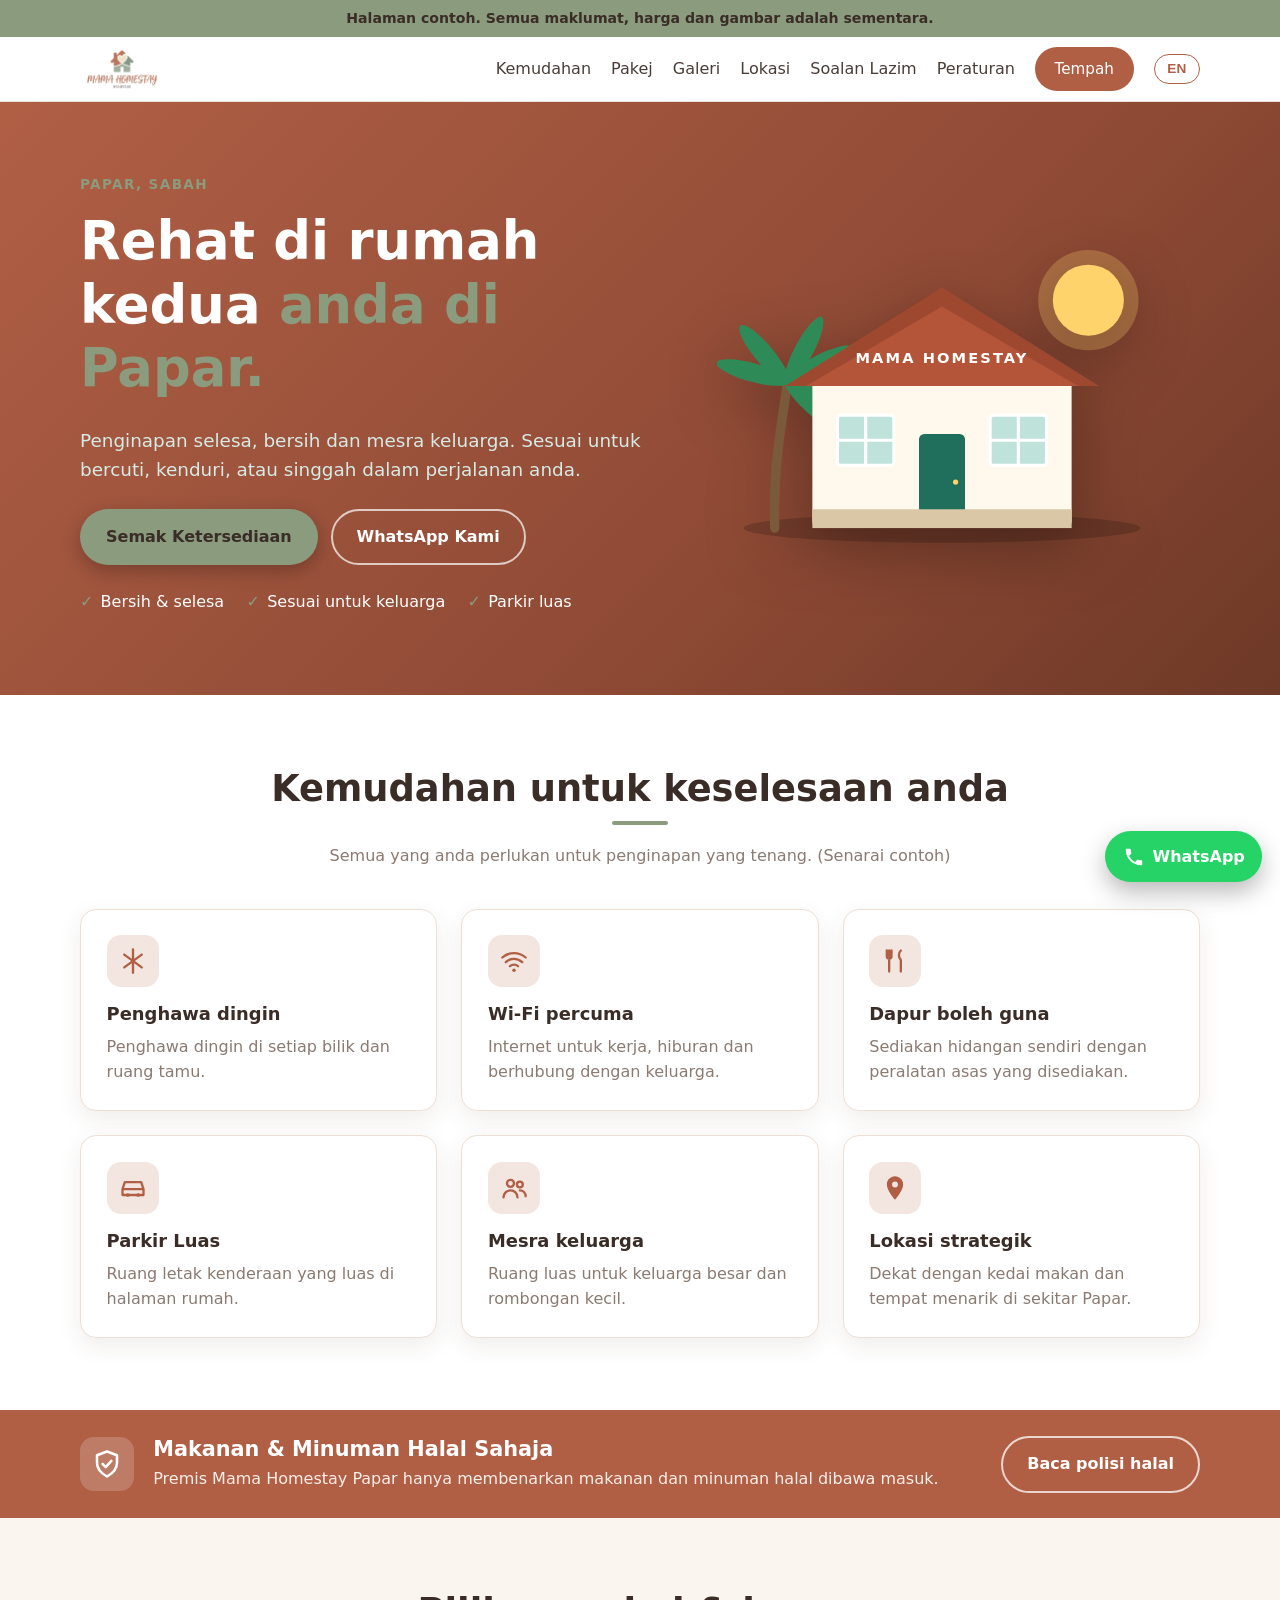
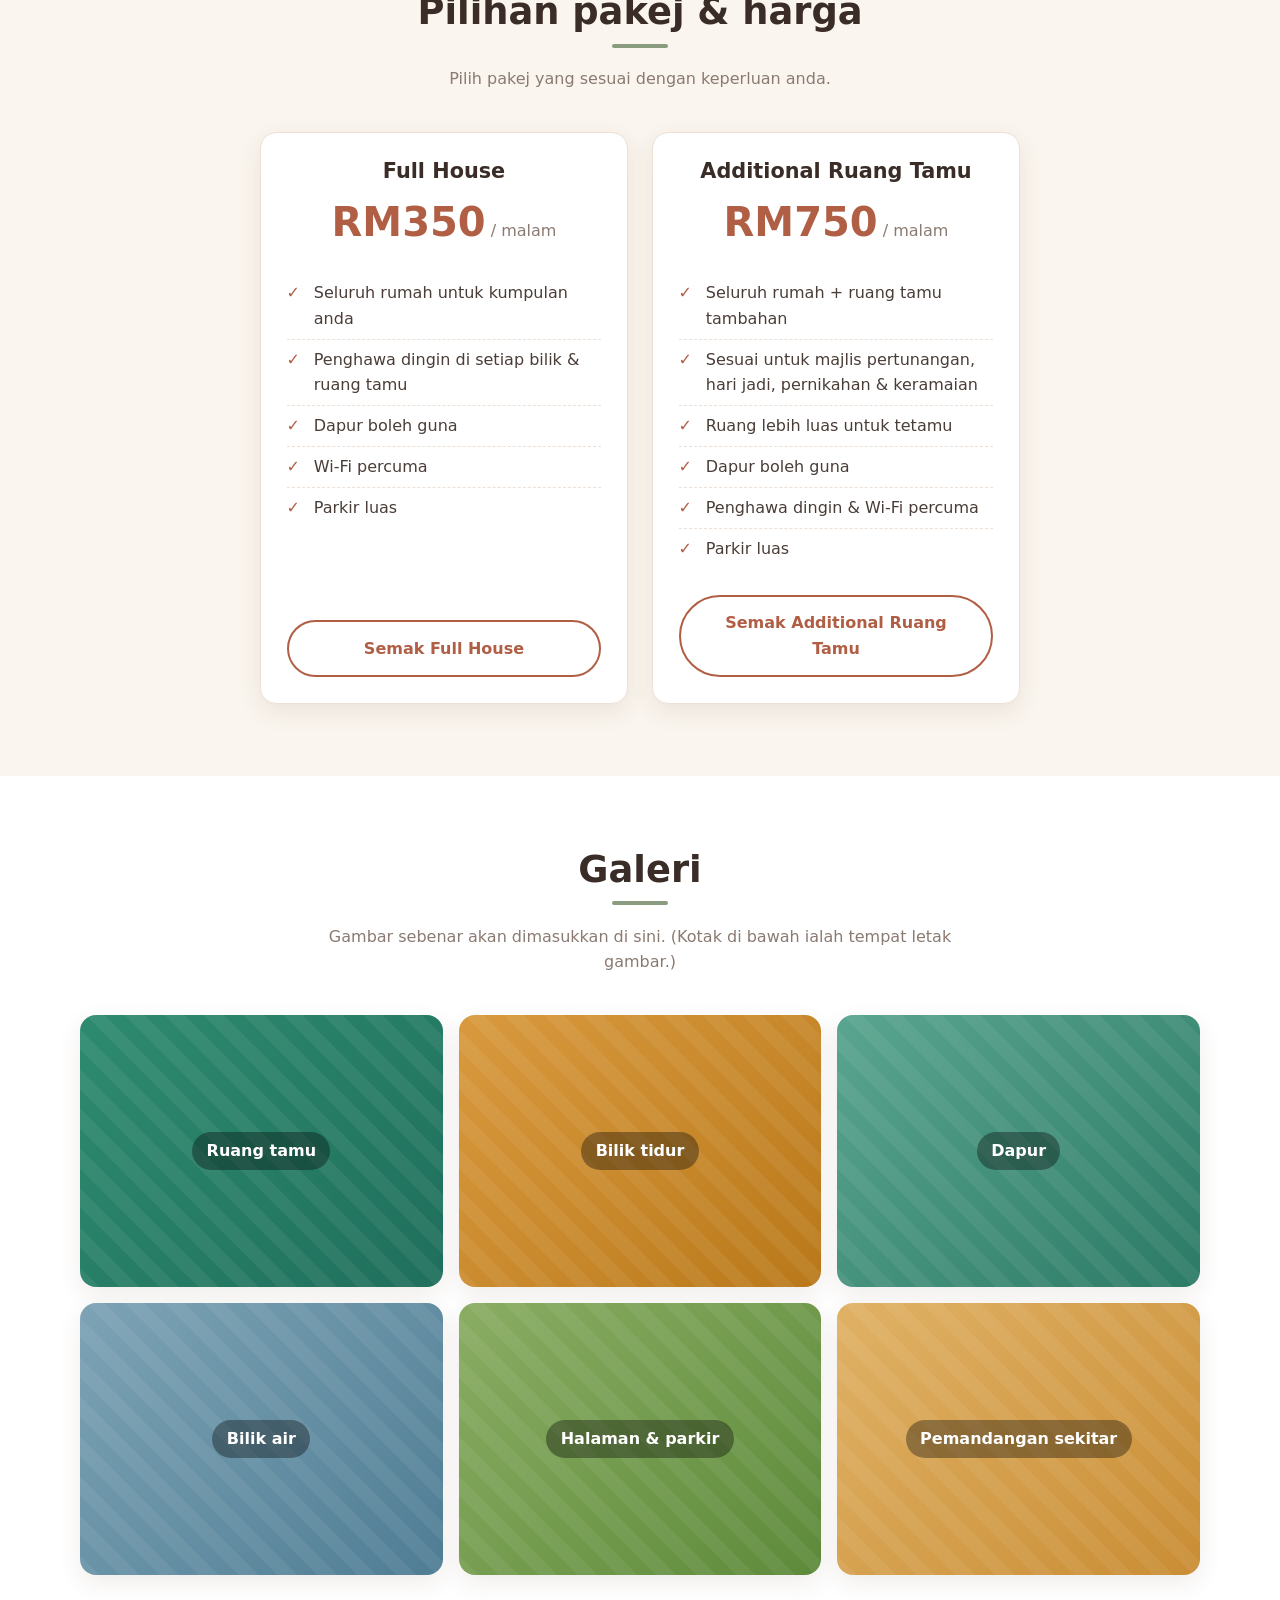
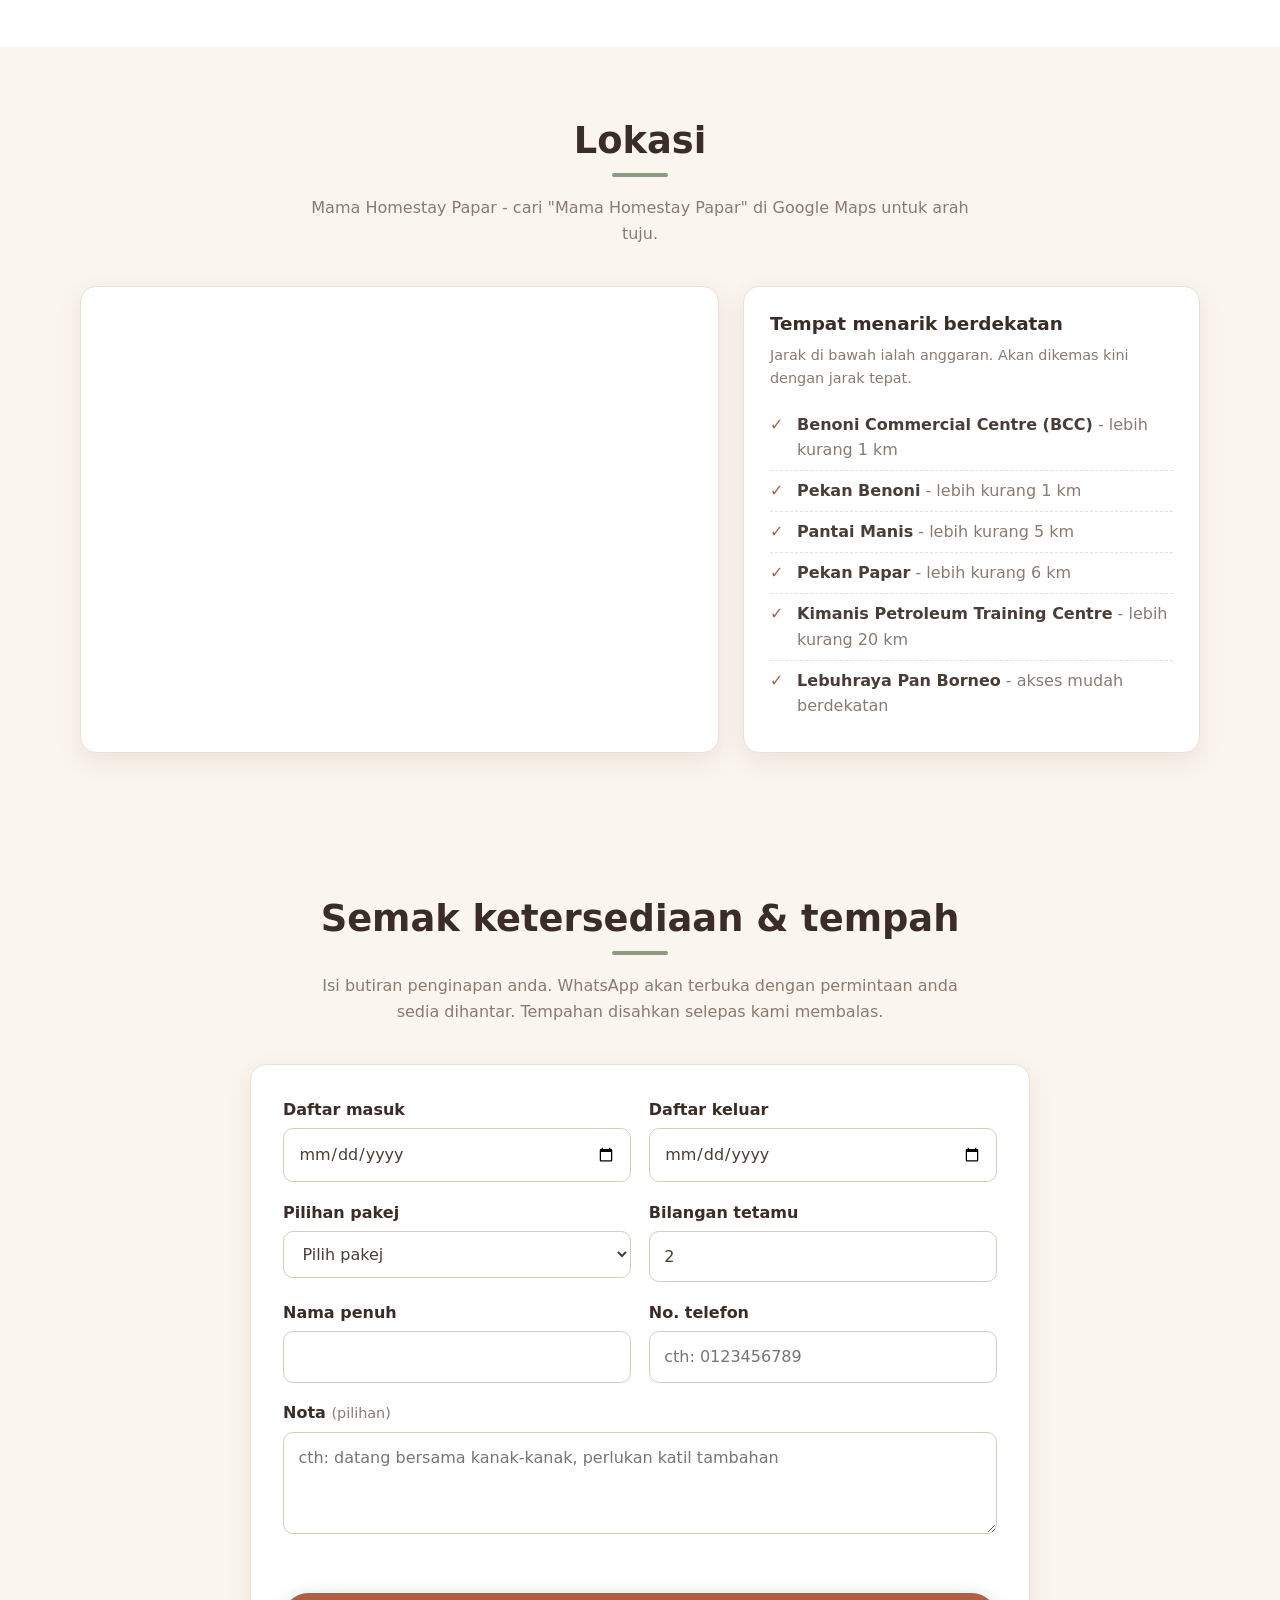
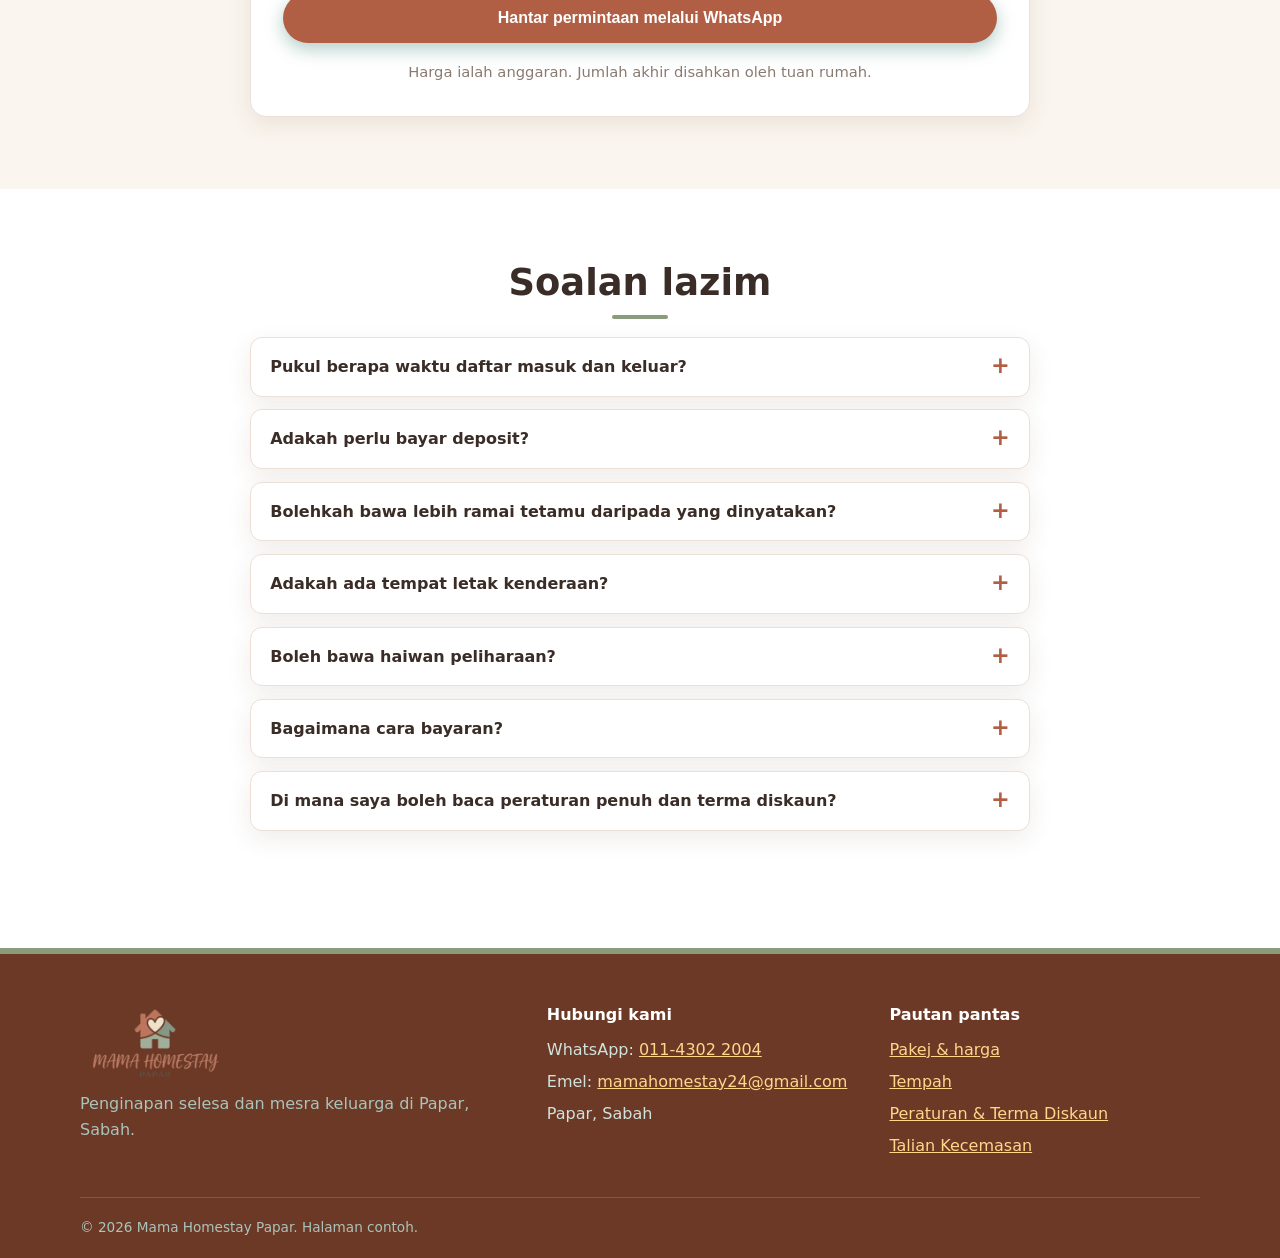
<file: index.html>
﻿<!DOCTYPE html>
<html lang="ms">
<head>
  <meta charset="UTF-8" />
  <meta name="viewport" content="width=device-width, initial-scale=1" />
  <title>Mama Homestay Papar | Penginapan Selesa di Papar, Sabah</title>
  <meta name="description" content="Mama Homestay Papar: penginapan selesa dan mesra keluarga di Papar, Sabah. Semak ketersediaan dan tempah terus melalui WhatsApp." />
  <meta property="og:title" content="Mama Homestay Papar" />
  <meta property="og:description" content="Penginapan selesa dan mesra keluarga di Papar, Sabah. Tempah terus melalui WhatsApp." />
  <meta property="og:type" content="website" />
  <meta name="theme-color" content="#1f6f5c" />
  <link rel="icon" href="assets/logo.png" />
  <link rel="stylesheet" href="styles.css" />
</head>
<body data-page="index">
  <a class="skip-link" href="#main" data-i18n="skip">Terus ke kandungan</a>

  <!-- DUMMY NOTICE: padam blok ini sebelum menyiarkan laman sebenar -->
  <div class="dummy-bar" role="note" data-i18n="dummyBar">Halaman contoh. Semua maklumat, harga dan gambar adalah sementara.</div>

  <!-- Header -->
  <header class="site-header">
    <div class="container header-inner">
      <a class="brand" href="#top" data-i18n-aria="brandAria" aria-label="Mama Homestay Papar - laman utama">
        <img class="brand-logo" src="assets/logo.png" alt="Mama Homestay Papar" width="92" height="50" />
      </a>
      <nav class="nav" aria-label="Menu utama">
        <a href="#highlights" data-i18n="navHighlights">Kemudahan</a>
        <a href="#rooms" data-i18n="navRooms">Pakej</a>
        <a href="#gallery" data-i18n="navGallery">Galeri</a>
        <a href="#location" data-i18n="navLocation">Lokasi</a>
        <a href="#faq" data-i18n="navFaq">Soalan Lazim</a>
        <a href="rules.html" data-i18n="navRules">Peraturan</a>
        <a class="btn btn-small" href="#book" data-i18n="navBook">Tempah</a>
        <button type="button" id="lang-toggle" class="lang-toggle" aria-label="Tukar bahasa">BM / EN</button>
      </nav>
    </div>
  </header>

  <main id="main">
    <!-- Hero -->
    <section class="hero" id="top">
      <div class="container hero-inner">
        <div class="hero-copy">
          <p class="eyebrow" data-i18n="heroEyebrow">Papar, Sabah</p>
          <h1 data-i18n="heroTitle">Rehat di rumah kedua <span class="accent">anda di Papar.</span></h1>
          <p class="lead" data-i18n="heroLead">
            Penginapan selesa, bersih dan mesra keluarga. Sesuai untuk bercuti,
            kenduri, atau singgah dalam perjalanan anda.
          </p>
          <div class="hero-actions">
            <a class="btn btn-primary" href="#book" data-i18n="heroBtnCheck">Semak Ketersediaan</a>
            <a class="btn btn-ghost" href="https://wa.me/601143022004" data-wa data-wa-text-ms="Salam, saya ingin bertanya tentang Mama Homestay Papar." data-wa-text-en="Hi, I would like to ask about Mama Homestay Papar." target="_blank" rel="noopener" data-i18n="heroBtnWa">WhatsApp Kami</a>
          </div>
          <ul class="hero-points" aria-label="Ringkasan">
            <li data-i18n="heroPoint1">Bersih &amp; selesa</li>
            <li data-i18n="heroPoint2">Sesuai untuk keluarga</li>
            <li data-i18n="heroPoint3">Parkir luas</li>
          </ul>
        </div>

        <div class="hero-visual">
          <!-- Ilustrasi sementara. Ganti dengan gambar sebenar homestay anda. -->
          <svg class="house-svg" viewBox="0 0 440 320" role="img" aria-label="Ilustrasi rumah homestay">
            <circle cx="360" cy="70" r="34" fill="#ffd36b" />
            <circle cx="360" cy="70" r="48" fill="#ffd36b" opacity="0.25" />
            <ellipse cx="220" cy="288" rx="190" ry="14" fill="#000" opacity="0.18" />
            <path d="M60 288 C 58 232, 66 192, 72 150" stroke="#7a5a3a" stroke-width="9" fill="none" stroke-linecap="round" />
            <g fill="#2e8b57">
              <ellipse cx="106" cy="148" rx="36" ry="9" transform="rotate(-62 72 148)" />
              <ellipse cx="106" cy="148" rx="36" ry="9" transform="rotate(-28 72 148)" />
              <ellipse cx="106" cy="148" rx="36" ry="9" transform="rotate(8 72 148)" />
              <ellipse cx="106" cy="148" rx="36" ry="9" transform="rotate(42 72 148)" />
              <ellipse cx="106" cy="148" rx="36" ry="9" transform="rotate(-165 72 148)" />
              <ellipse cx="106" cy="148" rx="36" ry="9" transform="rotate(-130 72 148)" />
            </g>
            <rect x="96" y="140" width="248" height="148" rx="6" fill="#fff8ec" />
            <polygon points="70,152 220,58 370,152" fill="#b4553a" />
            <polygon points="70,152 220,58 370,152 350,152 220,76 90,152" fill="#8f3f29" opacity="0.55" />
            <text x="220" y="130" text-anchor="middle" font-family="'Segoe UI',system-ui,sans-serif" font-weight="800" font-size="14" letter-spacing="2" fill="#ffffff">MAMA HOMESTAY</text>
            <rect x="198" y="198" width="44" height="90" rx="5" fill="#1f6f5c" />
            <circle cx="233" cy="244" r="2.5" fill="#ffd36b" />
            <g fill="#bfe3da" stroke="#ffffff" stroke-width="3">
              <rect x="120" y="180" width="54" height="48" rx="3" />
              <rect x="266" y="180" width="54" height="48" rx="3" />
            </g>
            <g stroke="#ffffff" stroke-width="3">
              <path d="M147 180v48M120 204h54" />
              <path d="M293 180v48M266 204h54" />
            </g>
            <rect x="96" y="270" width="248" height="18" fill="#d9c7a6" />
          </svg>
        </div>
      </div>
    </section>

    <!-- Kemudahan -->
    <section class="section" id="highlights">
      <div class="container">
        <h2 class="section-title" data-i18n="highlightsTitle">Kemudahan untuk keselesaan anda</h2>
        <p class="section-sub" data-i18n="highlightsSub">Semua yang anda perlukan untuk penginapan yang tenang. (Senarai contoh)</p>
        <div class="grid grid-3">
          <article class="card feature">
            <span class="icon" aria-hidden="true">
              <svg viewBox="0 0 24 24"><path d="M12 2v20M4.5 6.5l15 11M19.5 6.5l-15 11" fill="none" stroke="currentColor" stroke-width="2" stroke-linecap="round"/></svg>
            </span>
            <h3 data-i18n="feat1Title">Penghawa dingin</h3>
            <p data-i18n="feat1Desc">Penghawa dingin di setiap bilik dan ruang tamu.</p>
          </article>
          <article class="card feature">
            <span class="icon" aria-hidden="true">
              <svg viewBox="0 0 24 24"><path d="M2 9a15 15 0 0 1 20 0M5 13a10 10 0 0 1 14 0M8.5 16.5a5 5 0 0 1 7 0" fill="none" stroke="currentColor" stroke-width="2" stroke-linecap="round"/><circle cx="12" cy="20" r="1.5" fill="currentColor"/></svg>
            </span>
            <h3 data-i18n="feat2Title">Wi-Fi percuma</h3>
            <p data-i18n="feat2Desc">Internet untuk kerja, hiburan dan berhubung dengan keluarga.</p>
          </article>
          <article class="card feature">
            <span class="icon" aria-hidden="true">
              <svg viewBox="0 0 24 24"><path d="M7 3v8M5 3v5a2 2 0 0 0 4 0V3M7 11v10M17 3c-2.2 2-2.2 6 0 8v10" fill="none" stroke="currentColor" stroke-width="2" stroke-linecap="round" stroke-linejoin="round"/></svg>
            </span>
            <h3 data-i18n="feat3Title">Dapur boleh guna</h3>
            <p data-i18n="feat3Desc">Sediakan hidangan sendiri dengan peralatan asas yang disediakan.</p>
          </article>
          <article class="card feature">
            <span class="icon" aria-hidden="true">
              <svg viewBox="0 0 24 24"><path d="M3 13l2-6h14l2 6v5H3zM3 13h18" fill="none" stroke="currentColor" stroke-width="2" stroke-linejoin="round"/><circle cx="7.5" cy="18" r="1.6" fill="currentColor"/><circle cx="16.5" cy="18" r="1.6" fill="currentColor"/></svg>
            </span>
            <h3 data-i18n="feat4Title">Parkir Luas</h3>
            <p data-i18n="feat4Desc">Ruang letak kenderaan yang luas di halaman rumah.</p>
          </article>
          <article class="card feature">
            <span class="icon" aria-hidden="true">
              <svg viewBox="0 0 24 24"><circle cx="9" cy="8" r="3" fill="none" stroke="currentColor" stroke-width="2"/><path d="M3 20c0-3.3 2.7-6 6-6s6 2.7 6 6" fill="none" stroke="currentColor" stroke-width="2" stroke-linecap="round"/><circle cx="17" cy="9" r="2.5" fill="none" stroke="currentColor" stroke-width="2"/><path d="M17 14c2.8 0 5 2.2 5 5" fill="none" stroke="currentColor" stroke-width="2" stroke-linecap="round"/></svg>
            </span>
            <h3 data-i18n="feat5Title">Mesra keluarga</h3>
            <p data-i18n="feat5Desc">Ruang luas untuk keluarga besar dan rombongan kecil.</p>
          </article>
          <article class="card feature">
            <span class="icon" aria-hidden="true">
              <svg viewBox="0 0 24 24"><path fill="currentColor" d="M12 2C8.1 2 5 5.1 5 9c0 5.3 7 13 7 13s7-7.7 7-13c0-3.9-3.1-7-7-7zm0 9.5a2.5 2.5 0 1 1 0-5 2.5 2.5 0 0 1 0 5z"/></svg>
            </span>
            <h3 data-i18n="feat6Title">Lokasi strategik</h3>
            <p data-i18n="feat6Desc">Dekat dengan kedai makan dan tempat menarik di sekitar Papar.</p>
          </article>
        </div>
      </div>
    </section>

    <!-- Notis halal -->
    <section class="halal-strip" id="halal">
      <div class="container halal-strip-inner">
        <span class="halal-icon" aria-hidden="true">
          <svg viewBox="0 0 24 24"><path fill="none" stroke="currentColor" stroke-width="2" stroke-linecap="round" stroke-linejoin="round" d="M12 2 4 5v6c0 5 3.5 8.5 8 11 4.5-2.5 8-6 8-11V5z"/><path fill="none" stroke="currentColor" stroke-width="2" stroke-linecap="round" stroke-linejoin="round" d="m8.5 12 2.5 2.5 4.5-5"/></svg>
        </span>
        <div class="halal-strip-text">
          <h2 data-i18n="halalStripTitle">Makanan &amp; Minuman Halal Sahaja</h2>
          <p data-i18n="halalStripDesc">Premis Mama Homestay Papar hanya membenarkan makanan dan minuman halal dibawa masuk.</p>
        </div>
        <a class="btn btn-outline-light" href="rules.html#halal" data-i18n="halalStripLink">Baca polisi halal</a>
      </div>
    </section>

    <!-- Pakej (dijana oleh script.js dari CONFIG.rooms) -->
    <section class="section section-alt" id="rooms">
      <div class="container">
        <h2 class="section-title" data-i18n="roomsTitle">Pilihan pakej &amp; harga</h2>
        <p class="section-sub" data-i18n="roomsSub">Pilih pakej yang sesuai dengan keperluan anda.</p>
        <div class="grid grid-2" id="room-list">
          <noscript><p data-i18n="roomsNoscript">Sila aktifkan JavaScript untuk melihat senarai pakej, atau hubungi kami melalui WhatsApp.</p></noscript>
        </div>
      </div>
    </section>

    <!-- Galeri (tempat letak gambar) -->
    <section class="section" id="gallery">
      <div class="container">
        <h2 class="section-title" data-i18n="galleryTitle">Galeri</h2>
        <p class="section-sub" data-i18n="gallerySub">Gambar sebenar akan dimasukkan di sini. (Kotak di bawah ialah tempat letak gambar.)</p>
        <div class="gallery">
          <figure class="ph ph-1"><figcaption data-i18n="ph1">Ruang tamu</figcaption></figure>
          <figure class="ph ph-2"><figcaption data-i18n="ph2">Bilik tidur</figcaption></figure>
          <figure class="ph ph-3"><figcaption data-i18n="ph3">Dapur</figcaption></figure>
          <figure class="ph ph-4"><figcaption data-i18n="ph4">Bilik air</figcaption></figure>
          <figure class="ph ph-5"><figcaption data-i18n="ph5">Halaman &amp; parkir</figcaption></figure>
          <figure class="ph ph-6"><figcaption data-i18n="ph6">Pemandangan sekitar</figcaption></figure>
        </div>
      </div>
    </section>

    <!-- Lokasi -->
    <section class="section section-alt" id="location">
      <div class="container">
        <h2 class="section-title" data-i18n="locationTitle">Lokasi</h2>
        <p class="section-sub" data-i18n="locationSub">Mama Homestay Papar - cari "Mama Homestay Papar" di Google Maps untuk arah tuju.</p>
        <div class="location-grid">
          <div class="card map-card">
            <iframe
              title="Peta lokasi Mama Homestay Papar"
              src="https://maps.google.com/maps?q=Mama%20Homestay%20Papar&amp;output=embed"
              loading="lazy"
              referrerpolicy="no-referrer-when-downgrade"
              allowfullscreen></iframe>
          </div>
          <div class="card nearby">
            <h3 data-i18n="nearbyTitle">Tempat menarik berdekatan</h3>
            <p class="muted small" data-i18n="nearbyNote">Jarak di bawah ialah anggaran. Akan dikemas kini dengan jarak tepat.</p>
            <ul class="check-list">
              <li><strong>Benoni Commercial Centre (BCC)</strong><span class="muted" data-i18n="distBcc"> - lebih kurang 1 km</span></li>
              <li><strong data-i18n="pekanBenoni">Pekan Benoni</strong><span class="muted" data-i18n="distBenoni"> - lebih kurang 1 km</span></li>
              <li><strong>Pantai Manis</strong><span class="muted" data-i18n="distManis"> - lebih kurang 5 km</span></li>
              <li><strong data-i18n="pekanPapar">Pekan Papar</strong><span class="muted" data-i18n="distPapar"> - lebih kurang 6 km</span></li>
              <li><strong data-i18n="kimanisName">Kimanis Petroleum Training Centre</strong><span class="muted" data-i18n="distKimanis"> - lebih kurang 20 km</span></li>
              <li><strong data-i18n="panBorneo">Lebuhraya Pan Borneo</strong><span class="muted" data-i18n="distPanBorneo"> - akses mudah berdekatan</span></li>
            </ul>
          </div>
        </div>
      </div>
    </section>

    <!-- Tempahan -->
    <section class="section section-alt" id="book">
      <div class="container narrow">
        <h2 class="section-title" data-i18n="bookTitle">Semak ketersediaan &amp; tempah</h2>
        <p class="section-sub" data-i18n="bookSub">Isi butiran penginapan anda. WhatsApp akan terbuka dengan permintaan anda sedia dihantar. Tempahan disahkan selepas kami membalas.</p>

        <form id="book-form" class="card form" novalidate>
          <div class="field-row">
            <div class="field">
              <label for="checkin" data-i18n="lblCheckin">Daftar masuk</label>
              <input id="checkin" name="checkin" type="date" required />
              <p class="error" id="checkin-error" role="alert"></p>
            </div>
            <div class="field">
              <label for="checkout" data-i18n="lblCheckout">Daftar keluar</label>
              <input id="checkout" name="checkout" type="date" required />
              <p class="error" id="checkout-error" role="alert"></p>
            </div>
          </div>

          <div class="field-row">
            <div class="field">
              <label for="room" data-i18n="lblRoom">Pilihan pakej</label>
              <select id="room" name="room" required></select>
              <p class="error" id="room-error" role="alert"></p>
            </div>
            <div class="field">
              <label for="guests" data-i18n="lblGuests">Bilangan tetamu</label>
              <input id="guests" name="guests" type="number" min="1" max="30" value="2" inputmode="numeric" required />
              <p class="error" id="guests-error" role="alert"></p>
            </div>
          </div>

          <div class="field-row">
            <div class="field">
              <label for="name" data-i18n="lblName">Nama penuh</label>
              <input id="name" name="name" type="text" autocomplete="name" required maxlength="100" />
              <p class="error" id="name-error" role="alert"></p>
            </div>
            <div class="field">
              <label for="phone" data-i18n="lblPhone">No. telefon</label>
              <input id="phone" name="phone" type="tel" inputmode="tel" autocomplete="tel" data-i18n-placeholder="phonePlaceholder" placeholder="cth: 0123456789" required maxlength="20" />
              <p class="error" id="phone-error" role="alert"></p>
            </div>
          </div>

          <div class="field">
            <label for="notes" data-i18n="lblNotes">Nota <span class="optional">(pilihan)</span></label>
            <textarea id="notes" name="notes" rows="3" maxlength="300" data-i18n-placeholder="notesPlaceholder" placeholder="cth: datang bersama kanak-kanak, perlukan katil tambahan"></textarea>
          </div>

          <p class="estimate" id="estimate" aria-live="polite"></p>

          <button class="btn btn-primary btn-block" type="submit" data-i18n="bookSubmit">Hantar permintaan melalui WhatsApp</button>
          <p class="form-hint" data-i18n="bookHint">Harga ialah anggaran. Jumlah akhir disahkan oleh tuan rumah.</p>
        </form>
      </div>
    </section>

    <!-- Soalan lazim -->
    <section class="section" id="faq">
      <div class="container narrow">
        <h2 class="section-title" data-i18n="faqTitle">Soalan lazim</h2>
        <div class="faq">
          <details>
            <summary data-i18n="faqQ1">Pukul berapa waktu daftar masuk dan keluar?</summary>
            <p data-i18n="faqA1">Daftar masuk dari 2:00 petang dan daftar keluar sebelum 12:00 tengah hari. (Waktu contoh, akan dikemas kini.)</p>
          </details>
          <details>
            <summary data-i18n="faqQ2">Adakah perlu bayar deposit?</summary>
            <p data-i18n="faqA2">Deposit tempahan mungkin diperlukan untuk mengesahkan tarikh anda. Butiran akan dimaklumkan melalui WhatsApp. (Contoh)</p>
          </details>
          <details>
            <summary data-i18n="faqQ3">Bolehkah bawa lebih ramai tetamu daripada yang dinyatakan?</summary>
            <p data-i18n="faqA3">Sila maklumkan bilangan tetamu sebenar semasa menempah. Caj tambahan mungkin dikenakan. (Contoh)</p>
          </details>
          <details>
            <summary data-i18n="faqQ4">Adakah ada tempat letak kenderaan?</summary>
            <p data-i18n="faqA4">Ada. Ruang parkir yang luas disediakan di halaman rumah.</p>
          </details>
          <details>
            <summary data-i18n="faqQ5">Boleh bawa haiwan peliharaan?</summary>
            <p data-i18n="faqA5">Sila tanya terlebih dahulu melalui WhatsApp. (Contoh, dasar sebenar akan dikemas kini.)</p>
          </details>
          <details>
            <summary data-i18n="faqQ6">Bagaimana cara bayaran?</summary>
            <p data-i18n="faqA6">Selepas tarikh disahkan, kami akan kongsi butiran bayaran melalui WhatsApp.</p>
          </details>
          <details>
            <summary data-i18n="faqQ7">Di mana saya boleh baca peraturan penuh dan terma diskaun?</summary>
            <p data-i18n="faqA7">Sila lihat halaman <a href="rules.html">Peraturan &amp; Terma</a> untuk senarai penuh.</p>
          </details>
        </div>
      </div>
    </section>
  </main>

  <!-- Footer -->
  <footer class="site-footer">
    <div class="container footer-inner">
      <div>
        <img class="footer-logo" src="assets/logo.png" alt="Mama Homestay Papar" width="150" height="82" />
        <p class="muted" data-i18n="footerTagline">Penginapan selesa dan mesra keluarga di Papar, Sabah.</p>
      </div>
      <div>
        <p class="footer-title" data-i18n="footerContact">Hubungi kami</p>
        <ul class="plain">
          <li><span data-i18n="footerWaLabel">WhatsApp</span>: <a id="footer-wa" href="https://wa.me/601143022004" data-wa target="_blank" rel="noopener">011-4302 2004</a></li>
          <li><span data-i18n="footerEmailLabel">Emel</span>: <a id="footer-email" href="mailto:mamahomestay24@gmail.com">mamahomestay24@gmail.com</a></li>
          <li>Papar, Sabah</li>
        </ul>
      </div>
      <div>
        <p class="footer-title" data-i18n="footerLinks">Pautan pantas</p>
        <ul class="plain">
          <li><a href="#rooms" data-i18n="footerLinkRooms">Pakej &amp; harga</a></li>
          <li><a href="#book" data-i18n="footerLinkBook">Tempah</a></li>
          <li><a href="rules.html" data-i18n="footerLinkRules">Peraturan &amp; Terma</a></li>
          <li><a href="rules.html#emergency" data-i18n="footerLinkEmergency">Talian Kecemasan</a></li>
        </ul>
      </div>
    </div>
    <div class="container">
      <p class="copyright">&copy; <span id="year">2026</span> Mama Homestay Papar. <span data-i18n="footerDummy">Halaman contoh.</span></p>
    </div>
  </footer>

  <!-- Butang WhatsApp terapung -->
  <a class="fab" href="https://wa.me/601143022004" data-wa data-wa-text-ms="Salam, saya ingin bertanya tentang Mama Homestay Papar." data-wa-text-en="Hi, I would like to ask about Mama Homestay Papar." target="_blank" rel="noopener" data-i18n-aria="fabAria" aria-label="Hubungi kami melalui WhatsApp">
    <svg viewBox="0 0 24 24" aria-hidden="true"><path fill="currentColor" d="M6.62 10.79c1.44 2.83 3.76 5.14 6.59 6.59l2.2-2.2c.27-.27.67-.36 1.02-.24 1.12.37 2.33.57 3.57.57.55 0 1 .45 1 1V20c0 .55-.45 1-1 1-9.39 0-17-7.61-17-17 0-.55.45-1 1-1h3.5c.55 0 1 .45 1 1 0 1.25.2 2.45.57 3.57.11.35.03.74-.25 1.02z"/></svg>
    <span>WhatsApp</span>
  </a>

  <script src="i18n.js"></script>
  <script src="script.js"></script>
</body>
</html>
</file>
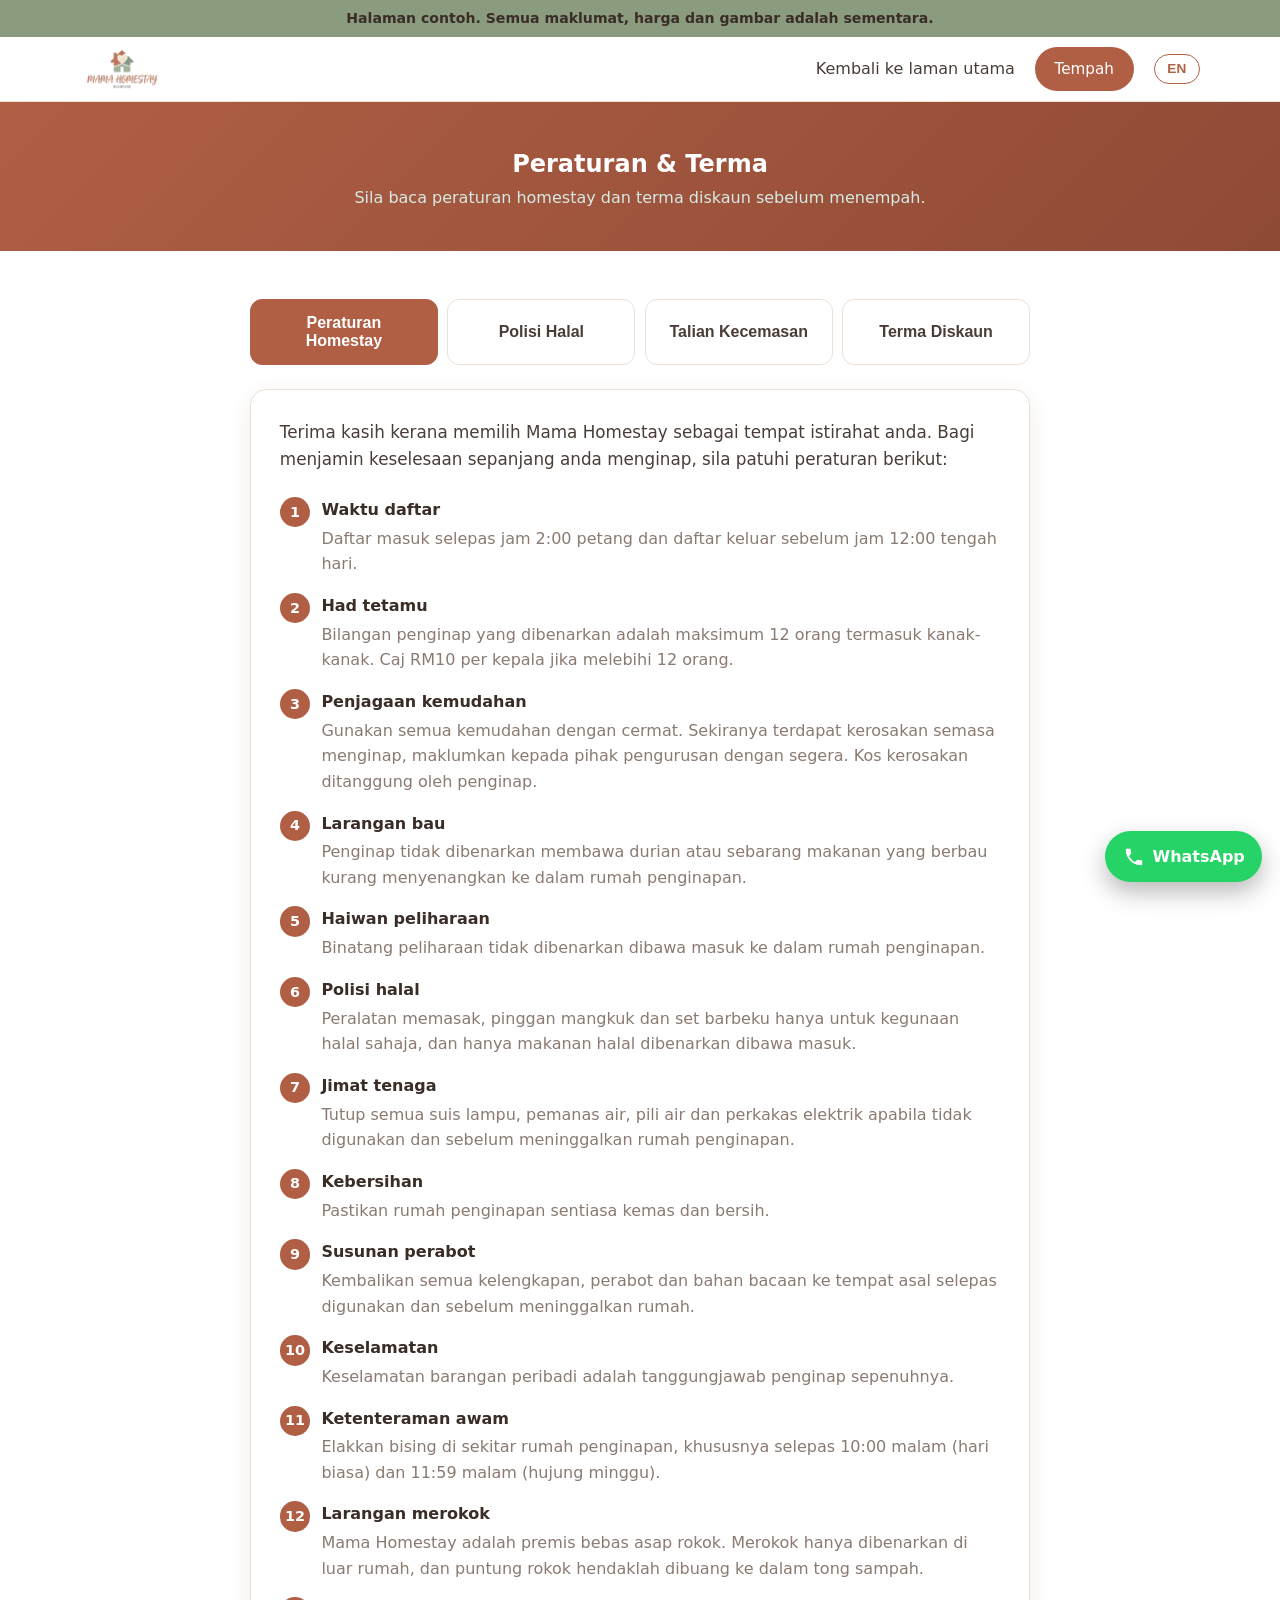
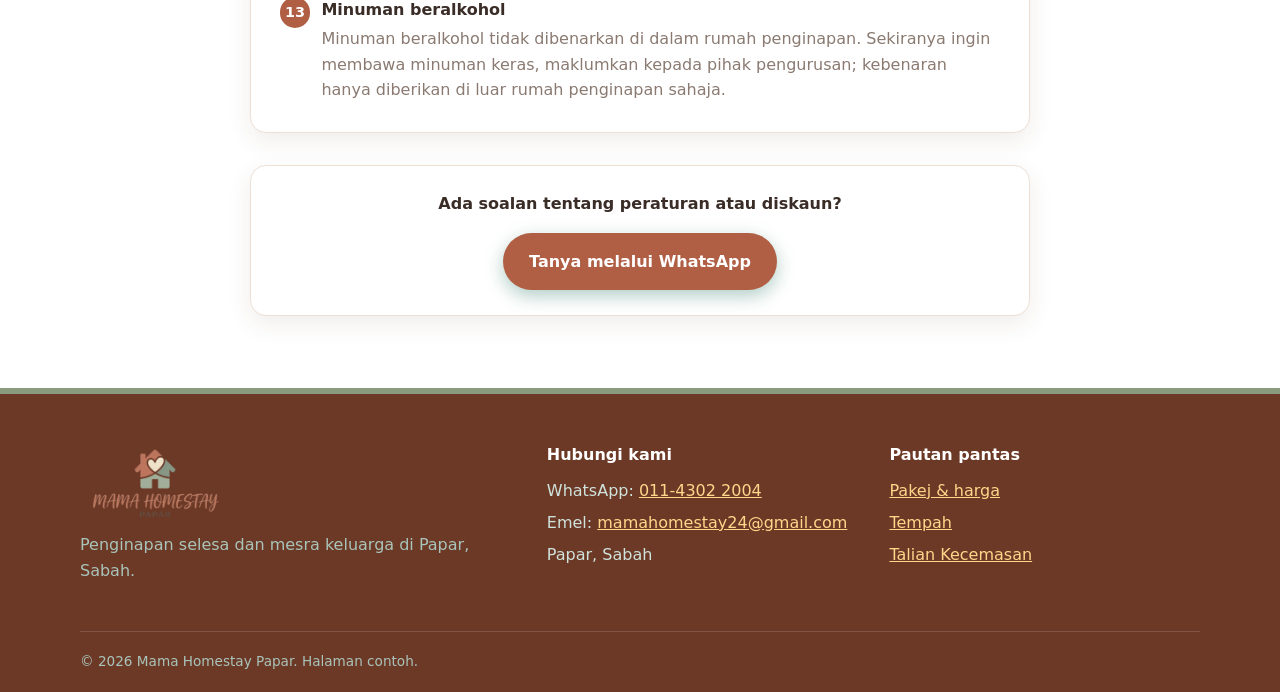
<file: rules.html>
﻿<!DOCTYPE html>
<html lang="ms">
<head>
  <meta charset="UTF-8" />
  <meta name="viewport" content="width=device-width, initial-scale=1" />
  <title>Peraturan &amp; Terma | Mama Homestay Papar</title>
  <meta name="description" content="Peraturan homestay dan terma diskaun Mama Homestay Papar, Sabah." />
  <meta name="theme-color" content="#1f6f5c" />
  <link rel="icon" href="assets/logo.png" />
  <link rel="stylesheet" href="styles.css" />
</head>
<body data-page="rules">
  <a class="skip-link" href="#main" data-i18n="skip">Terus ke kandungan</a>

  <!-- DUMMY NOTICE: padam blok ini sebelum menyiarkan laman sebenar -->
  <div class="dummy-bar" role="note" data-i18n="dummyBar">Halaman contoh. Semua maklumat, harga dan gambar adalah sementara.</div>

  <header class="site-header">
    <div class="container header-inner">
      <a class="brand" href="index.html" data-i18n-aria="brandAria" aria-label="Mama Homestay Papar - laman utama">
        <img class="brand-logo" src="assets/logo.png" alt="Mama Homestay Papar" width="92" height="50" />
      </a>
      <nav class="nav" aria-label="Menu utama">
        <a href="index.html" data-i18n="rulesBack">Kembali ke laman utama</a>
        <a class="btn btn-small" href="index.html#book" data-i18n="navBook">Tempah</a>
        <button type="button" id="lang-toggle" class="lang-toggle" aria-label="Tukar bahasa">EN</button>
      </nav>
    </div>
  </header>

  <main id="main">
    <section class="page-head">
      <div class="container narrow">
        <h1 data-i18n="rulesPageTitle">Peraturan &amp; Terma</h1>
        <p data-i18n="rulesPageSub">Sila baca peraturan homestay dan terma diskaun sebelum menempah.</p>
      </div>
    </section>

    <section class="section rules-section">
      <div class="container narrow">
        <div class="tabs" role="tablist" data-i18n-aria="tabsAria" aria-label="Pilih bahagian">
          <button type="button" role="tab" id="tab-rules" class="tab is-active" aria-selected="true" aria-controls="panel-rules" data-i18n="tabRules">Peraturan Homestay</button>
          <button type="button" role="tab" id="tab-halal" class="tab" aria-selected="false" aria-controls="panel-halal" tabindex="-1" data-i18n="tabHalal">Polisi Halal</button>
          <button type="button" role="tab" id="tab-emergency" class="tab" aria-selected="false" aria-controls="panel-emergency" tabindex="-1" data-i18n="tabEmergency">Talian Kecemasan</button>
          <button type="button" role="tab" id="tab-discount" class="tab" aria-selected="false" aria-controls="panel-discount" tabindex="-1" data-i18n="tabDiscount">Terma Diskaun</button>
        </div>

        <!-- Panel 1: Peraturan -->
        <div class="tab-panel card" id="panel-rules" role="tabpanel" aria-labelledby="tab-rules">
          <p class="panel-intro" data-i18n="rulesIntro">Peraturan ini bertujuan untuk keselesaan dan keselamatan semua tetamu. Dengan menempah, anda bersetuju untuk mematuhinya.</p>
          <ol class="rule-list" data-i18n-list="rulesList"></ol>
        </div>

        <!-- Panel: Polisi Halal -->
        <div class="tab-panel card" id="panel-halal" role="tabpanel" aria-labelledby="tab-halal" hidden>
          <div class="halal-head">
            <span class="halal-badge" aria-hidden="true">
              <svg viewBox="0 0 24 24"><path fill="none" stroke="currentColor" stroke-width="2" stroke-linecap="round" stroke-linejoin="round" d="M12 2 4 5v6c0 5 3.5 8.5 8 11 4.5-2.5 8-6 8-11V5z"/><path fill="none" stroke="currentColor" stroke-width="2" stroke-linecap="round" stroke-linejoin="round" d="m8.5 12 2.5 2.5 4.5-5"/></svg>
            </span>
            <div>
              <h2 class="halal-title" data-i18n="halalHeading">Makanan &amp; Minuman Halal Sahaja</h2>
              <p class="halal-sub" data-i18n="halalLead">Premis Mama Homestay Papar hanya membenarkan makanan dan minuman halal.</p>
            </div>
          </div>
          <p class="halal-warn" data-i18n="halalWarn">Tindakan tegas akan diambil jika membawa masuk makanan dan minuman bukan halal.</p>
          <ul class="check-list" data-i18n-list="halalList"></ul>
        </div>

        <!-- Panel: Talian Kecemasan -->
        <div class="tab-panel card" id="panel-emergency" role="tabpanel" aria-labelledby="tab-emergency" hidden>
          <p class="panel-intro" data-i18n="emergencyIntro">Tekan mana-mana nombor di bawah untuk terus menghubunginya.</p>

          <h3 class="emergency-group" data-i18n="emergencyOwnerTitle">Pemilik Homestay</h3>
          <ul class="contact-list">
            <li><a href="tel:+601143022004"><span class="c-name" data-i18n="ownerName">Syaiful</span><span class="c-num">011-4302 2004</span></a></li>
            <li><a href="tel:+60198408005"><span class="c-name" data-i18n="ownerName2">Nina</span><span class="c-num">019-840 8005</span></a></li>
            <li><a href="tel:+601123007011"><span class="c-name" data-i18n="ownerName3">Emergency</span><span class="c-num">011-2300 7011</span></a></li>
          </ul>

          <h3 class="emergency-group" data-i18n="emergencyServicesTitle">Perkhidmatan Kecemasan (Papar)</h3>
          <ul class="contact-list">
            <li><a href="tel:+60887512100"><span class="c-name" data-i18n="svcPolice">Balai Polis Papar</span><span class="c-num">088-751210</span></a></li>
            <li><a href="tel:+60889133330"><span class="c-name" data-i18n="svcHospital">Hospital Papar</span><span class="c-num">088-913333</span></a></li>
            <li><a href="tel:+60889135210"><span class="c-name" data-i18n="svcFire">Balai Bomba Papar</span><span class="c-num">088-913521</span></a></li>
            <li><a href="tel:999"><span class="c-name" data-i18n="svc999">Talian Kecemasan Kebangsaan</span><span class="c-num">999</span></a></li>
          </ul>
        </div>

        <!-- Panel: Terma diskaun -->
        <div class="tab-panel card" id="panel-discount" role="tabpanel" aria-labelledby="tab-discount" hidden>
          <p class="panel-intro" data-i18n="discountIntro">Diskaun (jika ditawarkan) tertakluk kepada terma berikut.</p>
          <p class="notice-sample" data-i18n="discountNote">Peratusan dan syarat diskaun sebenar akan dimasukkan selepas disahkan oleh tuan rumah. Kandungan di bawah ialah contoh.</p>
          <ol class="rule-list" data-i18n-list="discountList"></ol>
        </div>

        <div class="rules-cta card">
          <p data-i18n="rulesCtaText">Ada soalan tentang peraturan atau diskaun?</p>
          <a class="btn btn-primary" href="https://wa.me/601143022004" data-wa data-wa-text-ms="Salam, saya ada soalan tentang peraturan dan diskaun di Mama Homestay Papar." data-wa-text-en="Hi, I have a question about the rules and discounts at Mama Homestay Papar." target="_blank" rel="noopener" data-i18n="rulesCtaBtn">Tanya melalui WhatsApp</a>
        </div>
      </div>
    </section>
  </main>

  <footer class="site-footer">
    <div class="container footer-inner">
      <div>
        <img class="footer-logo" src="assets/logo.png" alt="Mama Homestay Papar" width="150" height="82" />
        <p class="muted" data-i18n="footerTagline">Penginapan selesa dan mesra keluarga di Papar, Sabah.</p>
      </div>
      <div>
        <p class="footer-title" data-i18n="footerContact">Hubungi kami</p>
        <ul class="plain">
          <li><span data-i18n="footerWaLabel">WhatsApp</span>: <a id="footer-wa" href="https://wa.me/601143022004" data-wa target="_blank" rel="noopener">011-4302 2004</a></li>
          <li><span data-i18n="footerEmailLabel">Emel</span>: <a id="footer-email" href="mailto:mamahomestay24@gmail.com">mamahomestay24@gmail.com</a></li>
          <li>Papar, Sabah</li>
        </ul>
      </div>
      <div>
        <p class="footer-title" data-i18n="footerLinks">Pautan pantas</p>
        <ul class="plain">
          <li><a href="index.html#rooms" data-i18n="footerLinkRooms">Pakej &amp; harga</a></li>
          <li><a href="index.html#book" data-i18n="footerLinkBook">Tempah</a></li>
          <li><a href="#emergency" data-i18n="footerLinkEmergency">Talian Kecemasan</a></li>
        </ul>
      </div>
    </div>
    <div class="container">
      <p class="copyright">&copy; <span id="year">2026</span> Mama Homestay Papar. <span data-i18n="footerDummy">Halaman contoh.</span></p>
    </div>
  </footer>

  <a class="fab" href="https://wa.me/601143022004" data-wa data-wa-text-ms="Salam, saya ingin bertanya tentang Mama Homestay Papar." data-wa-text-en="Hi, I would like to ask about Mama Homestay Papar." target="_blank" rel="noopener" data-i18n-aria="fabAria" aria-label="Hubungi kami melalui WhatsApp">
    <svg viewBox="0 0 24 24" aria-hidden="true"><path fill="currentColor" d="M6.62 10.79c1.44 2.83 3.76 5.14 6.59 6.59l2.2-2.2c.27-.27.67-.36 1.02-.24 1.12.37 2.33.57 3.57.57.55 0 1 .45 1 1V20c0 .55-.45 1-1 1-9.39 0-17-7.61-17-17 0-.55.45-1 1-1h3.5c.55 0 1 .45 1 1 0 1.25.2 2.45.57 3.57.11.35.03.74-.25 1.02z"/></svg>
    <span>WhatsApp</span>
  </a>

  <script src="i18n.js"></script>
  <script src="script.js"></script>
  <script>
    /* Tab: Peraturan / Halal / Kecemasan / Diskaun. Menyokong papan kekunci dan hash dalam URL. */
    (function () {
      var tabs = Array.prototype.slice.call(document.querySelectorAll('[role="tab"]'));
      // Setiap tab mengawal panel melalui atribut aria-controls.
      var hashFor = { "tab-rules": "#rules", "tab-halal": "#halal", "tab-emergency": "#emergency", "tab-discount": "#discount" };
      var byHash = { "#rules": "tab-rules", "#halal": "tab-halal", "#emergency": "tab-emergency", "#discount": "tab-discount" };

      function select(tab, focus) {
        tabs.forEach(function (t) {
          var on = t === tab;
          t.classList.toggle("is-active", on);
          t.setAttribute("aria-selected", on ? "true" : "false");
          t.tabIndex = on ? 0 : -1;
          document.getElementById(t.getAttribute("aria-controls")).hidden = !on;
        });
        if (focus) tab.focus();
        history.replaceState(null, "", hashFor[tab.id] || "#rules");
      }

      tabs.forEach(function (tab, i) {
        tab.addEventListener("click", function () { select(tab, false); });
        tab.addEventListener("keydown", function (e) {
          var next = null;
          if (e.key === "ArrowRight") next = tabs[(i + 1) % tabs.length];
          if (e.key === "ArrowLeft") next = tabs[(i - 1 + tabs.length) % tabs.length];
          if (e.key === "Home") next = tabs[0];
          if (e.key === "End") next = tabs[tabs.length - 1];
          if (next) { e.preventDefault(); select(next, true); }
        });
      });

      var start = byHash[location.hash];
      if (start) select(document.getElementById(start), false);
    })();
  </script>
</body>
</html>
</file>
<file: styles.css>
/* Mama Homestay Papar - styles
   Palette taken from the official logo: terracotta, sage green and cream. */
:root {
  --brand: #b05f45;        /* terracotta (logo) */
  --brand-dark: #8f4a35;
  --brand-deep: #6d3927;
  --brand-soft: #f3e6e0;   /* light terracotta tint for icons */
  --accent: #8a9b7e;       /* sage green (logo) */
  --accent-dark: #6f8162;
  --cream: #faf5ee;
  --ink: #3a2c26;
  --text: #4a3d37;
  --muted: #8a7a71;
  --border: #ece0d6;
  --bg: #ffffff;
  --radius: 16px;
  --shadow: 0 8px 24px rgba(90, 50, 35, 0.09);
  --shadow-lg: 0 16px 40px rgba(90, 50, 35, 0.2);
}

*, *::before, *::after { box-sizing: border-box; }
html { scroll-behavior: smooth; scroll-padding-top: 96px; }

body {
  margin: 0;
  font-family: system-ui, -apple-system, "Segoe UI", Roboto, Helvetica, Arial, sans-serif;
  color: var(--text);
  background: var(--bg);
  line-height: 1.6;
  -webkit-font-smoothing: antialiased;
}

img, svg, iframe { max-width: 100%; }
a { color: var(--brand); }
h1, h2, h3 { line-height: 1.2; margin: 0 0 0.5em; color: var(--ink); }
p { margin: 0 0 1em; }

.container { width: min(1120px, 100% - 2rem); margin-inline: auto; }
.narrow { width: min(780px, 100% - 2rem); }
.muted { color: var(--muted); }
.small { font-size: 0.9rem; }
.plain { list-style: none; margin: 0; padding: 0; }
.plain li { margin-bottom: 0.4em; }

.skip-link { position: absolute; left: -999px; top: 0; background: var(--ink); color: #fff; padding: 0.6rem 1rem; z-index: 100; }
.skip-link:focus { left: 0; }
:focus-visible { outline: 3px solid var(--accent-dark); outline-offset: 2px; }
.hero :focus-visible, .site-footer :focus-visible { outline-color: #fff; }

/* Dummy notice bar (remove with the matching block in index.html) */
.dummy-bar { background: var(--accent); color: var(--ink); text-align: center; font-size: 0.88rem; font-weight: 600; padding: 0.45rem 1rem; }

/* Header */
.site-header { position: sticky; top: 0; z-index: 50; background: rgba(255, 255, 255, 0.95); backdrop-filter: blur(8px); border-bottom: 1px solid var(--border); }
.header-inner { display: flex; align-items: center; justify-content: space-between; min-height: 64px; gap: 1rem; }
.brand { display: inline-flex; align-items: center; gap: 0.6rem; font-weight: 800; font-size: 1.15rem; color: var(--ink); text-decoration: none; }
.brand-logo { display: block; height: 46px; width: auto; }
.brand-text { line-height: 1; }
.brand-text small { font-weight: 600; color: var(--brand); font-size: 0.95em; }
.nav { display: flex; align-items: center; gap: 1.25rem; }
.nav a { text-decoration: none; color: var(--text); font-weight: 500; }
.nav a:hover { color: var(--brand); }
.nav a.btn { color: #fff; }
.lang-toggle {
  border: 1.5px solid var(--brand); background: #fff; color: var(--brand);
  font-weight: 700; font-size: 0.85rem; padding: 0.4rem 0.8rem; border-radius: 999px; cursor: pointer;
}
.lang-toggle:hover { background: var(--brand); color: #fff; }

/* Buttons */
.btn {
  display: inline-block; padding: 0.85rem 1.5rem; border-radius: 999px; font-weight: 700;
  text-decoration: none; text-align: center; border: 2px solid transparent; cursor: pointer; font-size: 1rem;
  transition: transform 0.15s ease, box-shadow 0.15s ease, background 0.15s ease, color 0.15s ease;
}
.btn:hover { transform: translateY(-2px); }
.btn-primary { background: var(--brand); color: #fff; box-shadow: 0 6px 18px rgba(31, 111, 92, 0.35); }
.btn-primary:hover { background: var(--brand-dark); }
.btn-ghost { background: transparent; color: #fff; border-color: rgba(255, 255, 255, 0.7); }
.btn-ghost:hover { background: rgba(255, 255, 255, 0.14); }
.btn-small { padding: 0.5rem 1.1rem; background: var(--brand); color: #fff; font-size: 0.95rem; }
.btn-small:hover { background: var(--brand-dark); }
.btn-block { width: 100%; }
.btn-outline { background: #fff; color: var(--brand); border-color: var(--brand); }
.btn-outline:hover { background: var(--brand); color: #fff; }
.hero .btn-primary { background: var(--accent); color: var(--ink); box-shadow: 0 6px 18px rgba(0, 0, 0, 0.25); }
.hero .btn-primary:hover { background: #f2b658; }

/* Hero */
.hero { background: linear-gradient(135deg, var(--brand) 0%, var(--brand-dark) 62%, var(--brand-deep) 100%); color: #fff; overflow: hidden; }
.hero-inner { display: grid; grid-template-columns: 1.05fr 0.95fr; gap: 2rem; align-items: center; padding: 4.5rem 0 5rem; }
.eyebrow { color: var(--accent); font-weight: 700; letter-spacing: 0.1em; text-transform: uppercase; font-size: 0.85rem; }
.hero h1 { color: #fff; font-size: clamp(2rem, 5vw, 3.3rem); }
.accent { color: var(--accent); }
.lead { font-size: 1.15rem; color: #d6ebe5; max-width: 34em; }
.hero-actions { display: flex; flex-wrap: wrap; gap: 0.8rem; margin: 1.5rem 0; }
.hero-points { list-style: none; display: flex; flex-wrap: wrap; gap: 0.6rem 1.4rem; padding: 0; margin: 0; color: #fff; font-weight: 500; }
.hero-points li::before { content: "\2713"; color: var(--accent); margin-right: 0.45rem; font-weight: 800; }
.hero-visual { display: grid; place-items: center; }
.house-svg { width: min(460px, 100%); height: auto; filter: drop-shadow(0 18px 30px rgba(0, 0, 0, 0.3)); }

/* Sections */
.section { padding: 4.5rem 0; }
.section-alt { background: var(--cream); }
.section-title { font-size: clamp(1.6rem, 3.5vw, 2.3rem); text-align: center; }
.section-title::after { content: ""; display: block; width: 56px; height: 4px; border-radius: 4px; background: var(--accent); margin: 0.6rem auto 0; }
.section-sub { text-align: center; color: var(--muted); max-width: 42em; margin: 0.8rem auto 2.5rem; }

.grid { display: grid; gap: 1.5rem; }
.grid-3 { grid-template-columns: repeat(3, 1fr); }
.grid-2 { grid-template-columns: repeat(2, 1fr); max-width: 760px; margin-inline: auto; }

.card { background: #fff; border: 1px solid var(--border); border-radius: var(--radius); padding: 1.6rem; box-shadow: var(--shadow); }

.feature .icon { display: grid; place-items: center; width: 52px; height: 52px; border-radius: 14px; background: var(--brand-soft); color: var(--brand); margin-bottom: 1rem; }
.feature .icon svg { width: 28px; height: 28px; }
.feature h3 { font-size: 1.12rem; }
.feature p { color: var(--muted); margin: 0; }

/* Rooms */
.room { display: flex; flex-direction: column; position: relative; transition: transform 0.2s ease, box-shadow 0.2s ease; }
.room:hover { transform: translateY(-4px); box-shadow: var(--shadow-lg); }
.room.featured { border: 2px solid var(--brand); transform: scale(1.03); }
.room.featured:hover { transform: scale(1.03) translateY(-4px); }
.room-badge { position: absolute; top: -14px; left: 50%; transform: translateX(-50%); background: var(--accent); color: var(--ink); font-size: 0.78rem; font-weight: 800; padding: 0.25rem 0.9rem; border-radius: 999px; letter-spacing: 0.04em; white-space: nowrap; }
.room h3 { font-size: 1.3rem; text-align: center; margin-bottom: 0.2rem; }
.room-cap { text-align: center; color: var(--muted); font-size: 0.92rem; margin-bottom: 0.4rem; }
.room-price { text-align: center; margin: 0.2rem 0 1.2rem; }
.room-price .amount { font-size: 2.5rem; font-weight: 800; color: var(--brand); }
.room-price .per { color: var(--muted); }
.room-features { list-style: none; padding: 0; margin: 0 0 1.6rem; flex: 1; }
.room-features li { padding: 0.45rem 0 0.45rem 1.7rem; position: relative; border-bottom: 1px dashed var(--border); }
.room-features li:last-child { border-bottom: 0; }
.room-features li::before { content: "\2713"; position: absolute; left: 0; color: var(--brand); font-weight: 800; }

/* Gallery placeholders */
.gallery { display: grid; grid-template-columns: repeat(3, 1fr); gap: 1rem; }
.ph { margin: 0; aspect-ratio: 4 / 3; border-radius: var(--radius); position: relative; overflow: hidden; display: grid; place-items: center; color: #fff; box-shadow: var(--shadow); }
.ph::before { content: ""; position: absolute; inset: 0; background: repeating-linear-gradient(45deg, rgba(255,255,255,0.06) 0 14px, transparent 14px 28px); }
.ph figcaption { position: relative; font-weight: 700; background: rgba(0, 0, 0, 0.35); padding: 0.4rem 0.9rem; border-radius: 999px; }
.ph-1 { background: linear-gradient(135deg, #2e8b6f, #1f6f5c); }
.ph-2 { background: linear-gradient(135deg, #d99a3f, #b9791a); }
.ph-3 { background: linear-gradient(135deg, #5aa58f, #2c7b66); }
.ph-4 { background: linear-gradient(135deg, #7da3b5, #4f7d94); }
.ph-5 { background: linear-gradient(135deg, #8aad63, #5d8a3a); }
.ph-6 { background: linear-gradient(135deg, #e0b266, #c98d34); }

/* Location */
.location-grid { display: grid; grid-template-columns: 1.4fr 1fr; gap: 1.5rem; }
.map-card { padding: 0; overflow: hidden; min-height: 320px; }
.map-card iframe { width: 100%; height: 100%; min-height: 320px; border: 0; display: block; }
.nearby h3 { font-size: 1.15rem; }
.check-list { list-style: none; padding: 0; margin: 0; }
.check-list li { padding: 0.45rem 0 0.45rem 1.7rem; position: relative; border-bottom: 1px dashed var(--border); }
.check-list li:last-child { border-bottom: 0; }
.check-list li::before { content: "\2713"; position: absolute; left: 0; color: var(--brand); font-weight: 800; }

/* Form */
.form { display: grid; gap: 1.1rem; padding: 2rem; }
.field { display: flex; flex-direction: column; gap: 0.35rem; }
.field-row { display: grid; grid-template-columns: 1fr 1fr; gap: 1.1rem; }
label { font-weight: 600; color: var(--ink); }
.optional { font-weight: 400; color: var(--muted); font-size: 0.9em; }
input, select, textarea { font: inherit; color: var(--text); padding: 0.75rem 0.9rem; border: 1.5px solid #d6cdbd; border-radius: 10px; background: #fff; width: 100%; }
input:focus, select:focus, textarea:focus { outline: none; border-color: var(--brand); box-shadow: 0 0 0 3px rgba(31, 111, 92, 0.22); }
input[aria-invalid="true"], select[aria-invalid="true"], textarea[aria-invalid="true"] { border-color: #b42318; background: #fff8f7; }
.error { color: #b42318; font-size: 0.9rem; font-weight: 600; margin: 0; }
.error:empty { display: none; }
.estimate { margin: 0; text-align: center; font-weight: 700; color: var(--brand-dark); min-height: 1.5em; }
.form-hint { text-align: center; color: var(--muted); margin: 0; font-size: 0.92rem; }

/* FAQ */
.faq details { background: #fff; border: 1px solid var(--border); border-radius: 12px; padding: 0 1.2rem; margin-bottom: 0.8rem; box-shadow: var(--shadow); }
.faq summary { cursor: pointer; font-weight: 700; color: var(--ink); padding: 1rem 0; list-style: none; display: flex; justify-content: space-between; gap: 1rem; }
.faq summary::-webkit-details-marker { display: none; }
.faq summary::after { content: "+"; font-size: 1.4rem; color: var(--brand); line-height: 1; }
.faq details[open] summary::after { content: "\2212"; }
.faq details p { color: var(--muted); padding-bottom: 1rem; margin: 0; }

/* Footer */
.site-footer { background: var(--brand-deep); color: #cfe3dc; padding-top: 3rem; border-top: 6px solid var(--accent); }
.footer-inner { display: grid; grid-template-columns: 1.4fr 1fr 1fr; gap: 2rem; padding-bottom: 2rem; }
.footer-brand { color: #fff; font-weight: 800; font-size: 1.25rem; margin-bottom: 0.4rem; }
.footer-title { color: #fff; font-weight: 700; margin-bottom: 0.6em; }
.site-footer a { color: #ffd68a; }
.site-footer .muted { color: #a9c4ba; }
.copyright { border-top: 1px solid rgba(255, 255, 255, 0.14); padding: 1.2rem 0; margin: 0; font-size: 0.85rem; color: #a9c4ba; }

/* Halal strip (home page) */
.halal-strip { background: var(--brand); color: #fff; padding: 1.6rem 0; }
.halal-strip-inner { display: flex; align-items: center; gap: 1.2rem; flex-wrap: wrap; }
.halal-icon { flex: none; display: grid; place-items: center; width: 54px; height: 54px; border-radius: 14px; background: rgba(255,255,255,0.18); color: #fff; }
.halal-icon svg { width: 30px; height: 30px; }
.halal-strip-text { flex: 1; min-width: 220px; }
.halal-strip-text h2 { color: #fff; margin: 0 0 0.2rem; font-size: 1.3rem; }
.halal-strip-text h2::after { display: none; }
.halal-strip-text p { color: #fbeee9; margin: 0; }
.btn-outline-light { background: transparent; color: #fff; border-color: rgba(255,255,255,0.75); white-space: nowrap; }
.btn-outline-light:hover { background: #fff; color: var(--brand); }

/* Halal panel (rules page) */
.halal-head { display: flex; align-items: center; gap: 1rem; margin-bottom: 1rem; }
.halal-badge { flex: none; display: grid; place-items: center; width: 56px; height: 56px; border-radius: 16px; background: var(--brand-soft); color: var(--brand); }
.halal-badge svg { width: 32px; height: 32px; }
.halal-title { margin: 0; font-size: 1.3rem; }
.halal-sub { margin: 0.2rem 0 0; color: var(--muted); }
.halal-warn { background: var(--brand-soft); color: var(--brand-dark); border-left: 4px solid var(--brand); border-radius: 8px; padding: 0.8rem 1rem; font-weight: 600; margin: 0 0 1.2rem; }

/* Emergency contacts (rules page) */
.emergency-group { font-size: 1rem; color: var(--brand); text-transform: uppercase; letter-spacing: 0.04em; margin: 1.6rem 0 0.6rem; }
.emergency-group:first-of-type { margin-top: 0.5rem; }
.contact-list { list-style: none; padding: 0; margin: 0; display: grid; gap: 0.6rem; }
.contact-list a {
  display: flex; align-items: center; justify-content: space-between; gap: 1rem;
  padding: 0.9rem 1.1rem; border: 1.5px solid var(--border); border-radius: 12px;
  text-decoration: none; color: var(--ink); background: #fff; font-weight: 600;
  transition: border-color 0.15s ease, background 0.15s ease, transform 0.1s ease;
}
.contact-list a:hover { border-color: var(--brand); background: var(--brand-soft); }
.contact-list a:active { transform: scale(0.99); }
.contact-list .c-name { display: flex; align-items: center; gap: 0.5rem; }
.contact-list .c-name::before { content: "\260E"; color: var(--brand); font-size: 1.1rem; }
.contact-list .c-num { color: var(--brand); font-weight: 800; white-space: nowrap; }

/* Rules & Terms page */
.page-head { background: linear-gradient(135deg, var(--brand) 0%, var(--brand-dark) 100%); color: #fff; padding: 3rem 0 2.5rem; text-align: center; }
.page-head h1 { color: #fff; margin-bottom: 0.4rem; }
.page-head p { color: #d6ebe5; margin: 0; }
.rules-section { padding-top: 3rem; }
.tabs { display: flex; gap: 0.6rem; margin-bottom: 1.5rem; }
.tab {
  flex: 1; padding: 0.9rem 1.2rem; border-radius: 12px; border: 1.5px solid var(--border);
  background: #fff; color: var(--text); font-weight: 700; cursor: pointer; font-size: 1rem;
  transition: background 0.15s ease, color 0.15s ease, border-color 0.15s ease;
}
.tab:hover { border-color: var(--brand); }
.tab.is-active { background: var(--brand); color: #fff; border-color: var(--brand); }
.tab-panel { padding: 1.8rem; }
.panel-intro { font-size: 1.05rem; }
.notice-sample { background: var(--brand-soft); color: var(--brand-dark); border-radius: 10px; padding: 0.7rem 1rem; font-size: 0.9rem; }
.rule-list { list-style: none; counter-reset: rule; padding: 0; margin: 1.5rem 0 0; display: grid; gap: 1rem; }
.rule-list li { counter-increment: rule; position: relative; padding-left: 2.6rem; }
.rule-list li::before {
  content: counter(rule); position: absolute; left: 0; top: 0;
  width: 1.9rem; height: 1.9rem; border-radius: 50%; background: var(--brand); color: #fff;
  display: grid; place-items: center; font-weight: 800; font-size: 0.9rem;
}
.rule-list strong { display: block; color: var(--ink); margin-bottom: 0.2rem; }
.rule-list span { color: var(--muted); }
.rules-cta { margin-top: 2rem; text-align: center; }
.rules-cta p { font-weight: 600; color: var(--ink); }

/* Floating WhatsApp button */
.fab { position: fixed; right: 1.1rem; bottom: 1.1rem; z-index: 60; display: inline-flex; align-items: center; gap: 0.5rem; background: #25D366; color: #fff; text-decoration: none; padding: 0.8rem 1.1rem; border-radius: 999px; font-weight: 700; box-shadow: 0 10px 24px rgba(0, 0, 0, 0.28); transition: transform 0.15s ease; }
.fab:hover { transform: translateY(-2px); }
.fab svg { width: 22px; height: 22px; }
#faq { padding-bottom: 6.5rem; }

/* Responsive */
@media (max-width: 900px) {
  .hero-inner { grid-template-columns: 1fr; padding: 3rem 0 3.5rem; }
  .hero-visual { order: -1; }
  .house-svg { width: min(340px, 92%); }
  .grid-3, .grid-2, .location-grid { grid-template-columns: 1fr; }
  .gallery { grid-template-columns: repeat(2, 1fr); }
  .room.featured, .room.featured:hover { transform: none; }
  .footer-inner { grid-template-columns: 1fr; }
  .tabs { flex-direction: column; }
}
@media (max-width: 720px) {
  .nav a:not(.btn) { display: none; }
  .field-row { grid-template-columns: 1fr; }
  .section { padding: 3.2rem 0; }
}
@media (max-width: 480px) {
  .fab span { display: none; }
  .fab { padding: 0.85rem; }
  .brand-text { font-size: 1rem; }
}
@media (prefers-reduced-motion: reduce) {
  html { scroll-behavior: auto; }
  .btn, .room, .fab { transition: none; }
}
</file>
